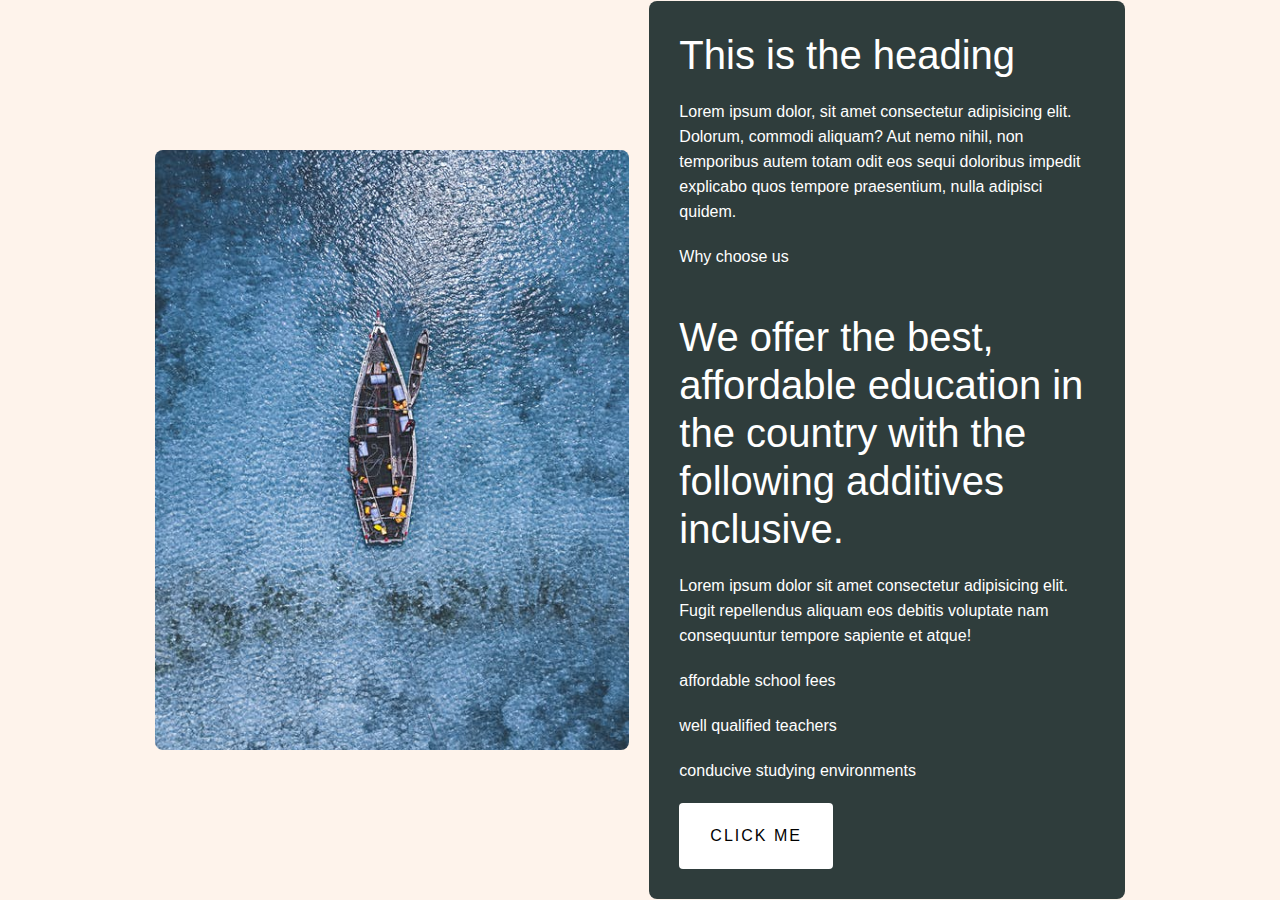
<file: choose us.html>
<!DOCTYPE html>
<html lang="en">
<head>
    <meta charset="UTF-8">
    <meta http-equiv="X-UA-Compatible" content="IE=edge">
    <meta name="viewport" content="width=device-width, initial-scale=1.0">
    <link rel="stylesheet" type="text/css" href="css/bootstrap.css">
	<link rel="stylesheet" href="../css/choose.css">
    <title>choose</title>
</head>
<body>
    <section>
        <div class="container">
            <div class="left">
            </div>
            <div class="right">
                <div class="content">
                    <h1>
                        This is the heading
                    </h1>
                    <p>
                        Lorem ipsum dolor, sit amet consectetur adipisicing elit. Dolorum, commodi aliquam? Aut nemo nihil, non temporibus autem totam odit eos sequi doloribus impedit explicabo quos tempore praesentium, nulla adipisci quidem.
    
                    </p>
                    <div class="choose-right-side">
                        <div class="choose-context">
                            <p>Why choose us</p>
                        </div>
                        <div class="line-choose">
                            <span class="line-2"></span><br>
                        </div>
                        <h1>We offer the best, affordable education in the country with the following additives inclusive.</h1>
                        <p>Lorem ipsum dolor sit amet consectetur adipisicing elit. Fugit repellendus aliquam eos debitis voluptate nam consequuntur tempore sapiente et atque!</p>
                        
                    </div>
                    <div class="choosers">
                        <div class="top-box top-box-a">
                            <p>affordable school fees</p>
                        
                        
                        </div>
                        <div class="top-box top-box-b">
                            <p>well qualified teachers</p>
                        </div>
                        <div class="top-box top-box-c">
                        <p>conducive studying environments</p>
                        </div>
                        
                    </div>
                    <a href="" class="btn">Click me</a>
                </div>
            </div>
        </div>
    </section>
    
</body>
</html>
</file>
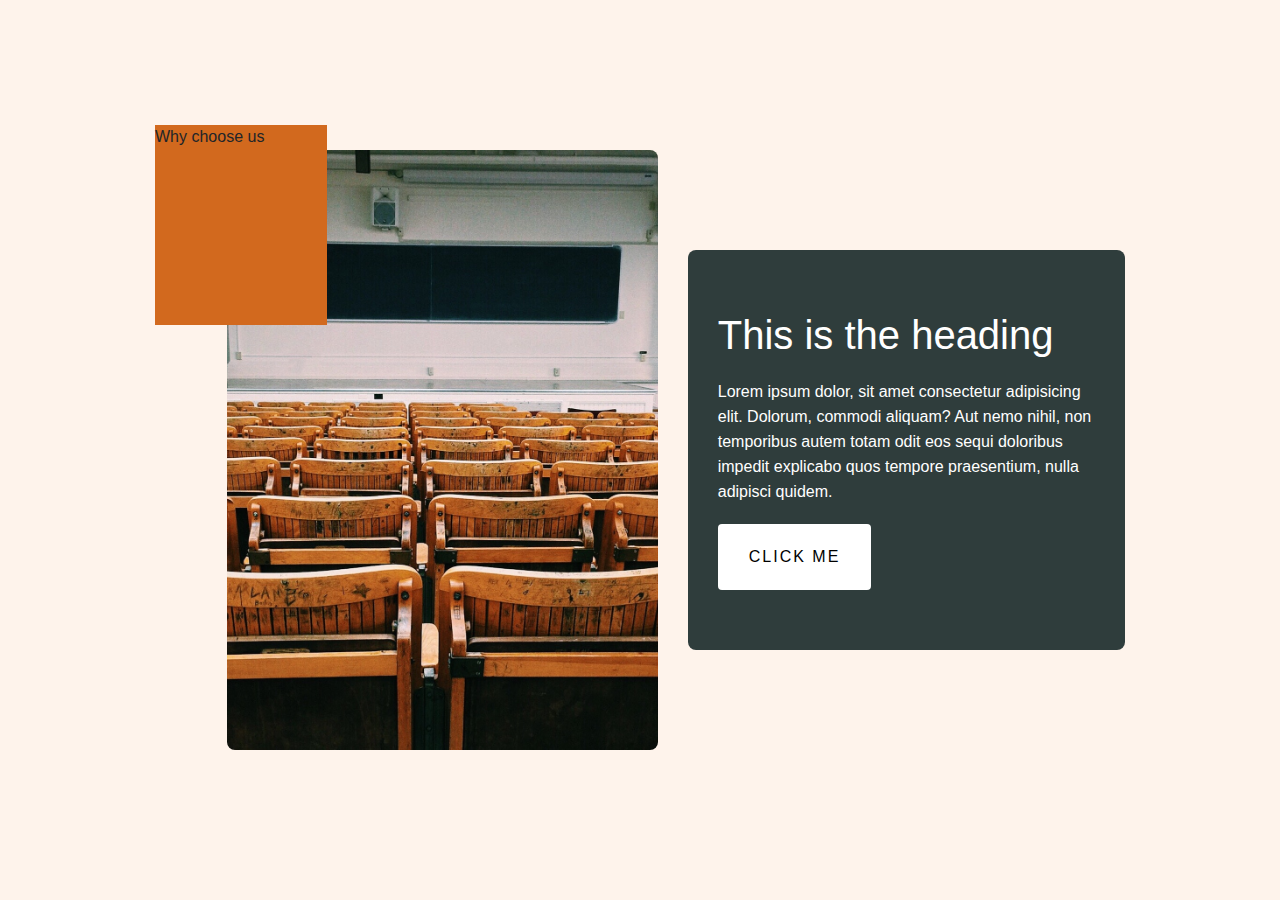
<file: responsive card.html>
<!DOCTYPE html>
<html lang="en">
<head>
    <meta charset="UTF-8">
    <meta http-equiv="X-UA-Compatible" content="IE=edge">
    <meta name="viewport" content="width=device-width, initial-scale=1.0">
    <link rel="stylesheet" type="text/css" href="css/bootstrap.css">
	<link rel="stylesheet" href="../css/respCard.css">
    <title>Document</title>
</head>
<section>
    <div class="container">
        <div class="choose-context">
            <p>Why choose us</p>
        </div>
        <div class="left">
          
        </div>
        <div class="right">
            <div class="content">
                <h1>
                    This is the heading
                </h1>
                <p>
                    Lorem ipsum dolor, sit amet consectetur adipisicing elit. Dolorum, commodi aliquam? Aut nemo nihil, non temporibus autem totam odit eos sequi doloribus impedit explicabo quos tempore praesentium, nulla adipisci quidem.

                </p>
                <a href="" class="btn">Click me</a>
            </div>
        </div>
    </div>
</section>
<body>
    
</body>
</html>
</file>
<file: css/choose.css>
* {
  padding: 0;
  margin: 0;
  box-sizing: border-box;
}
html {
  font-family: sans-serif;
}
section {
  min-height: 100vh;
  width: 100%;
  display: flex;
  justify-content: center;
  align-items: center;
  background-color: #fddcc356;
}
.container {
  width: 90%;
  max-width: 1000px;
  margin: 0 auto;
  display: flex;
  align-items: center;
  justify-content: center;
}

.left {
  width: 50%;
  height: 600px;
  background: url(../drawables/pexels-photo-4844208.jpeg) no-repeat center;
  border-radius: 8px;
  background-size: cover;
}

.right {
  width: 50%;
  min-height: 400px;
  background-color: #2f3d3c;
  display: flex;
  justify-content: center;
  align-items: center;
  padding: 30px;
  margin-left: 20px;
  border-radius: 8px;
  color: white;
}

.right h1 {
  font-size: 40px;
  font-weight: lighter;
}
.right p {
  margin: 20px 0;
  font-weight: 500px;
  line-height: 25px;
}
.right a {
  text-decoration: none;
  text-transform: uppercase;
  background-color: white;
  color: black;
  padding: 20px 30px;
  display: inline-block;
  letter-spacing: 2px;
}

@media only screen and (max-width: 768px) {
  .container {
    flex-direction: column;
    width: 100%;
    margin: 0 10px 10px 0;
  }
  .left {
    width: 100%;
    height: 400px;
  }
  .right {
    width: 80%;
    margin: 0;
    margin-top: -100px;
  }
}
</file>
<file: css/respCard.css>
* {
  padding: 0;
  margin: 0;
  box-sizing: border-box;
}
html {
  font-family: sans-serif;
}
section {
  min-height: 100vh;
  width: 100%;
  display: flex;
  justify-content: center;
  align-items: center;
  background-color: #fddcc356;
}
.container {
  width: 90%;
  max-width: 1000px;
  margin: 0 auto;
  display: flex;
  align-items: center;
  justify-content: center;
}
.choose-context {
  width: 20%;
  background: chocolate;
  height: 200px;
  margin-right: -100px;
  z-index: 3;
  margin-top: -450px;
}

.left {
  width: 50%;
  height: 600px;
  margin-right: 30px;
  background: url(../drawables/pexels-pixabay-207691.jpg) no-repeat center;
  border-radius: 8px;
  background-size: cover;
}

.right {
  width: 50%;
  min-height: 400px;
  background-color: #2f3d3c;
  display: flex;
  justify-content: center;
  align-items: center;
  padding: 30px;
  border-radius: 8px;
  color: white;
}

.right h1 {
  font-size: 40px;
  font-weight: lighter;
}
.right p {
  margin: 20px 0;
  font-weight: 500px;
  line-height: 25px;
}
.right a {
  text-decoration: none;
  text-transform: uppercase;
  background-color: white;
  color: black;
  padding: 20px 30px;
  display: inline-block;
  letter-spacing: 2px;
}

@media only screen and (max-width: 768px) {
  .container {
    flex-direction: column;
    width: 100%;
    margin: 0 10px 10px 0;
  }
  .left {
    width: 100%;
    height: 400px;
  }
  .right {
    width: 80%;
    margin: 0;
    margin-top: -100px;
  }
}
</file>
